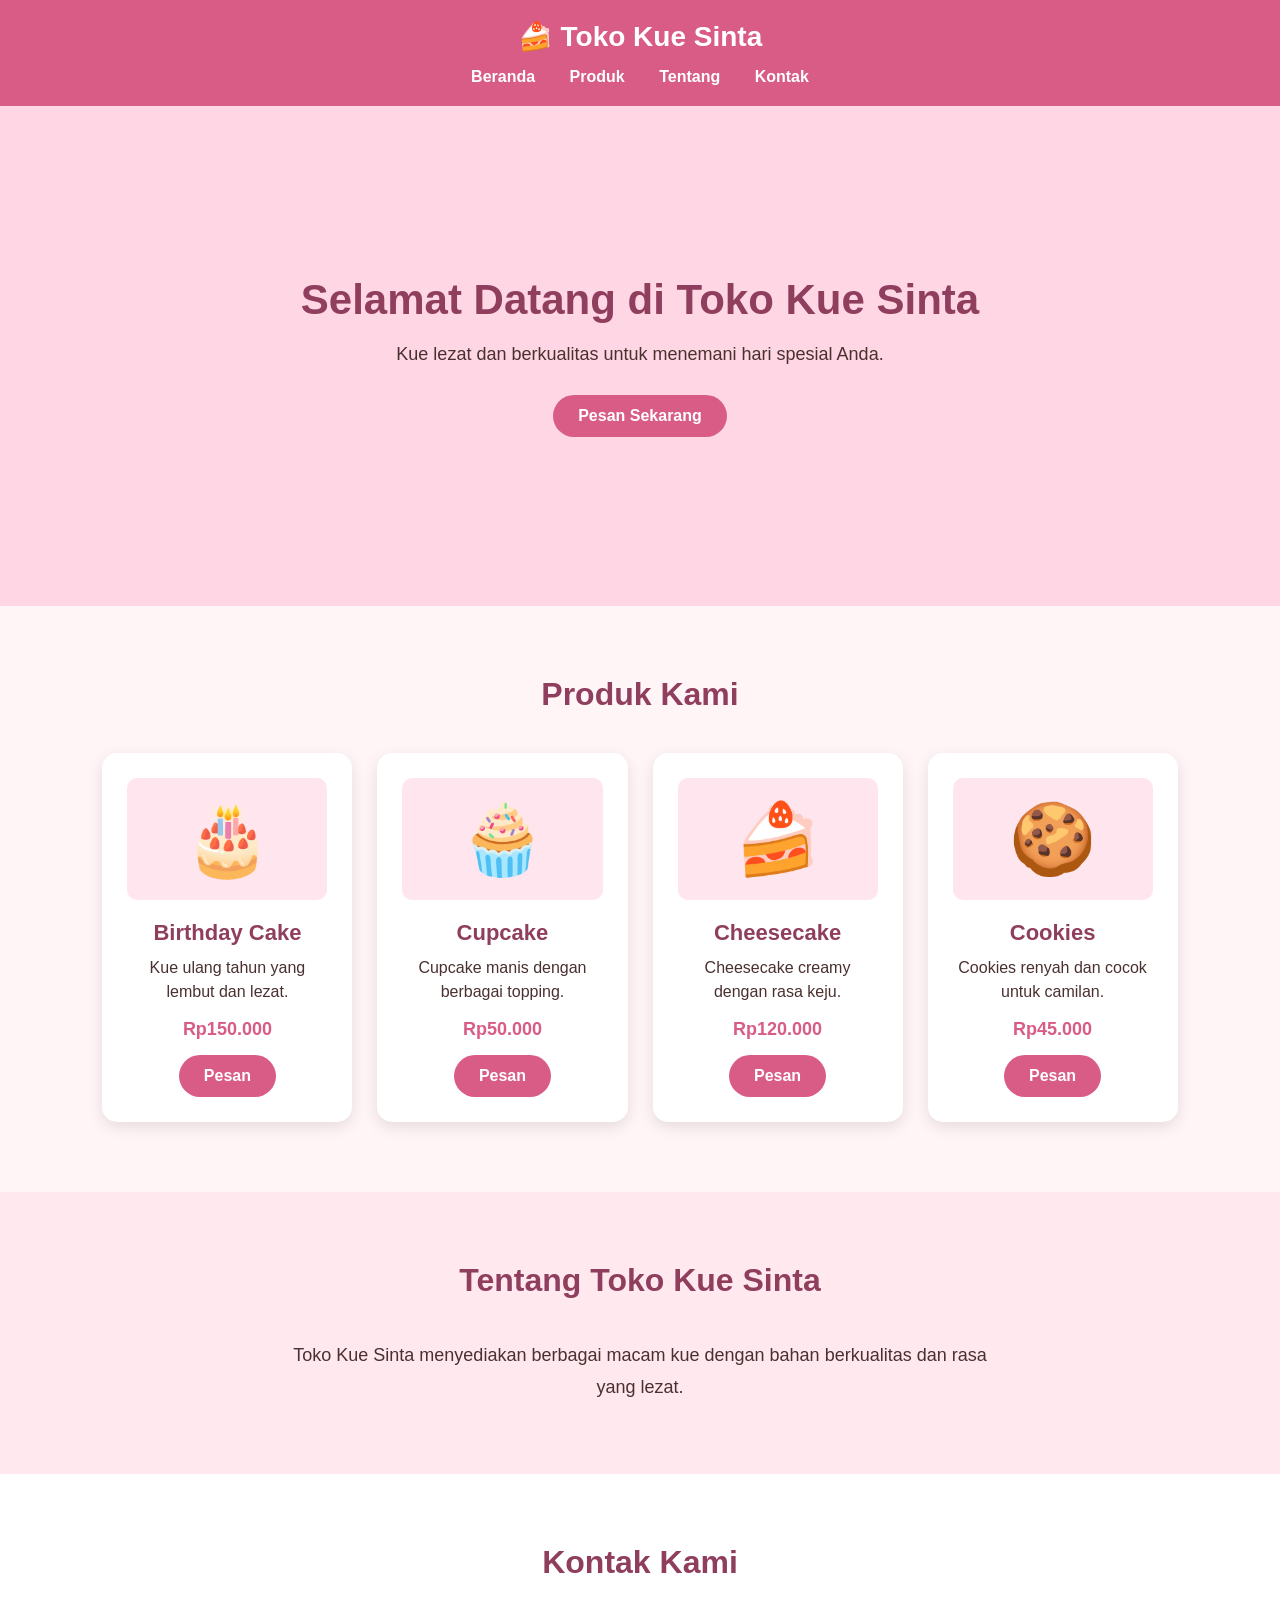
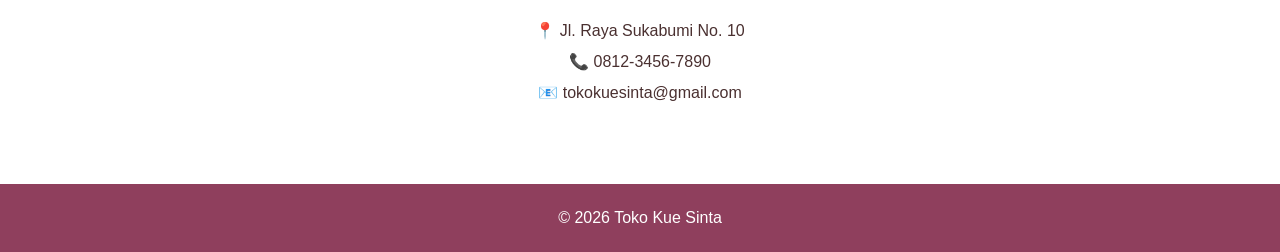
<file: sinta-web/index.html>
<!DOCTYPE html>
<html lang="id">
<head>
    <meta charset="UTF-8">
    <meta name="viewport" content="width=device-width, initial-scale=1.0">

    <title>Toko Kue Sinta</title>

    <!-- MEMANGGIL FILE CSS -->
    <link rel="stylesheet" href="./style.css">
</head>

<body>

    <header>
        <h1>🍰 Toko Kue Sinta</h1>

        <nav>
            <a href="#home">Beranda</a>
            <a href="#produk">Produk</a>
            <a href="#tentang">Tentang</a>
            <a href="#kontak">Kontak</a>
        </nav>
    </header>


    <section id="home" class="hero">

        <div>
            <h2>Selamat Datang di Toko Kue Sinta</h2>

            <p>
                Kue lezat dan berkualitas untuk
                menemani hari spesial Anda.
            </p>

            <button onclick="pesan()">
                Pesan Sekarang
            </button>
        </div>

    </section>


    <section id="produk">

        <h2>Produk Kami</h2>

        <div class="produk">

            <div class="card">
                <div class="emoji">🎂</div>

                <h3>Birthday Cake</h3>

                <p>Kue ulang tahun yang lembut dan lezat.</p>

                <strong>Rp150.000</strong>

                <button onclick="pesanProduk('Birthday Cake')">
                    Pesan
                </button>
            </div>


            <div class="card">
                <div class="emoji">🧁</div>

                <h3>Cupcake</h3>

                <p>Cupcake manis dengan berbagai topping.</p>

                <strong>Rp50.000</strong>

                <button onclick="pesanProduk('Cupcake')">
                    Pesan
                </button>
            </div>


            <div class="card">
                <div class="emoji">🍰</div>

                <h3>Cheesecake</h3>

                <p>Cheesecake creamy dengan rasa keju.</p>

                <strong>Rp120.000</strong>

                <button onclick="pesanProduk('Cheesecake')">
                    Pesan
                </button>
            </div>


            <div class="card">
                <div class="emoji">🍪</div>

                <h3>Cookies</h3>

                <p>Cookies renyah dan cocok untuk camilan.</p>

                <strong>Rp45.000</strong>

                <button onclick="pesanProduk('Cookies')">
                    Pesan
                </button>
            </div>

        </div>

    </section>


    <section id="tentang" class="tentang">

        <h2>Tentang Toko Kue Sinta</h2>

        <p>
            Toko Kue Sinta menyediakan berbagai macam
            kue dengan bahan berkualitas dan rasa yang lezat.
        </p>

    </section>


    <section id="kontak" class="kontak">

        <h2>Kontak Kami</h2>

        <p>📍 Jl. Raya Sukabumi No. 10</p>

        <p>📞 0812-3456-7890</p>

        <p>📧 tokokuesinta@gmail.com</p>

    </section>


    <footer>
        <p>
            © 2026 Toko Kue Sinta
        </p>
    </footer>


    <script src="./script.js"></script>

</body>
</html>
</file>
<file: sinta-web/style.css>
/* =========================
   RESET
========================= */

* {
    margin: 0;
    padding: 0;
    box-sizing: border-box;
}


/* =========================
   BODY
========================= */

body {
    font-family: Arial, sans-serif;

    background-color: #fff5f7;

    color: #4a3030;
}


/* =========================
   HEADER
========================= */

header {
    background-color: #d85c85;

    color: white;

    padding: 20px;

    text-align: center;
}


header h1 {
    margin-bottom: 15px;

    font-size: 28px;
}


/* =========================
   NAVBAR
========================= */

nav a {
    color: white;

    text-decoration: none;

    margin: 0 15px;

    font-weight: bold;
}


nav a:hover {
    color: #ffe1eb;
}


/* =========================
   HERO
========================= */

.hero {
    height: 500px;

    background-color: #ffd6e3;

    display: flex;

    justify-content: center;

    align-items: center;

    text-align: center;

    padding: 20px;
}


.hero h2 {
    color: #8f3f5d;

    font-size: 42px;

    margin-bottom: 20px;
}


.hero p {
    font-size: 18px;

    margin-bottom: 30px;
}


/* =========================
   BUTTON
========================= */

button {
    background-color: #d85c85;

    color: white;

    border: none;

    padding: 12px 25px;

    border-radius: 25px;

    cursor: pointer;

    font-size: 16px;

    font-weight: bold;
}


button:hover {
    background-color: #a93f65;
}


/* =========================
   SECTION
========================= */

section {
    padding: 70px 8%;
}


section h2 {
    text-align: center;

    color: #8f3f5d;

    font-size: 32px;

    margin-bottom: 40px;
}


/* =========================
   PRODUK
========================= */

.produk {
    display: grid;

    grid-template-columns: repeat(4, 1fr);

    gap: 25px;
}


.card {
    background-color: white;

    padding: 25px;

    text-align: center;

    border-radius: 15px;

    box-shadow: 0 5px 15px rgba(0, 0, 0, 0.1);
}


.card:hover {
    transform: translateY(-5px);

    transition: 0.3s;
}


.emoji {
    font-size: 70px;

    background-color: #ffe5ed;

    padding: 20px;

    border-radius: 10px;

    margin-bottom: 20px;
}


.card h3 {
    color: #8f3f5d;

    margin-bottom: 10px;

    font-size: 22px;
}


.card p {
    margin-bottom: 15px;

    line-height: 1.5;
}


.card strong {
    display: block;

    color: #d85c85;

    font-size: 18px;

    margin-bottom: 15px;
}


/* =========================
   TENTANG
========================= */

.tentang {
    background-color: #ffe9ef;

    text-align: center;
}


.tentang p {
    max-width: 700px;

    margin: auto;

    font-size: 18px;

    line-height: 1.8;
}


/* =========================
   KONTAK
========================= */

.kontak {
    background-color: white;

    text-align: center;
}


.kontak p {
    margin: 12px;
}


/* =========================
   FOOTER
========================= */

footer {
    background-color: #8f3f5d;

    color: white;

    text-align: center;

    padding: 25px;
}


/* =========================
   RESPONSIVE
========================= */

@media (max-width: 900px) {

    .produk {
        grid-template-columns: repeat(2, 1fr);
    }

}


@media (max-width: 600px) {

    header h1 {
        font-size: 22px;
    }


    nav a {
        display: inline-block;

        margin: 5px;

        font-size: 14px;
    }


    .hero {
        height: 450px;
    }


    .hero h2 {
        font-size: 30px;
    }


    .produk {
        grid-template-columns: 1fr;
    }

}
</file>
